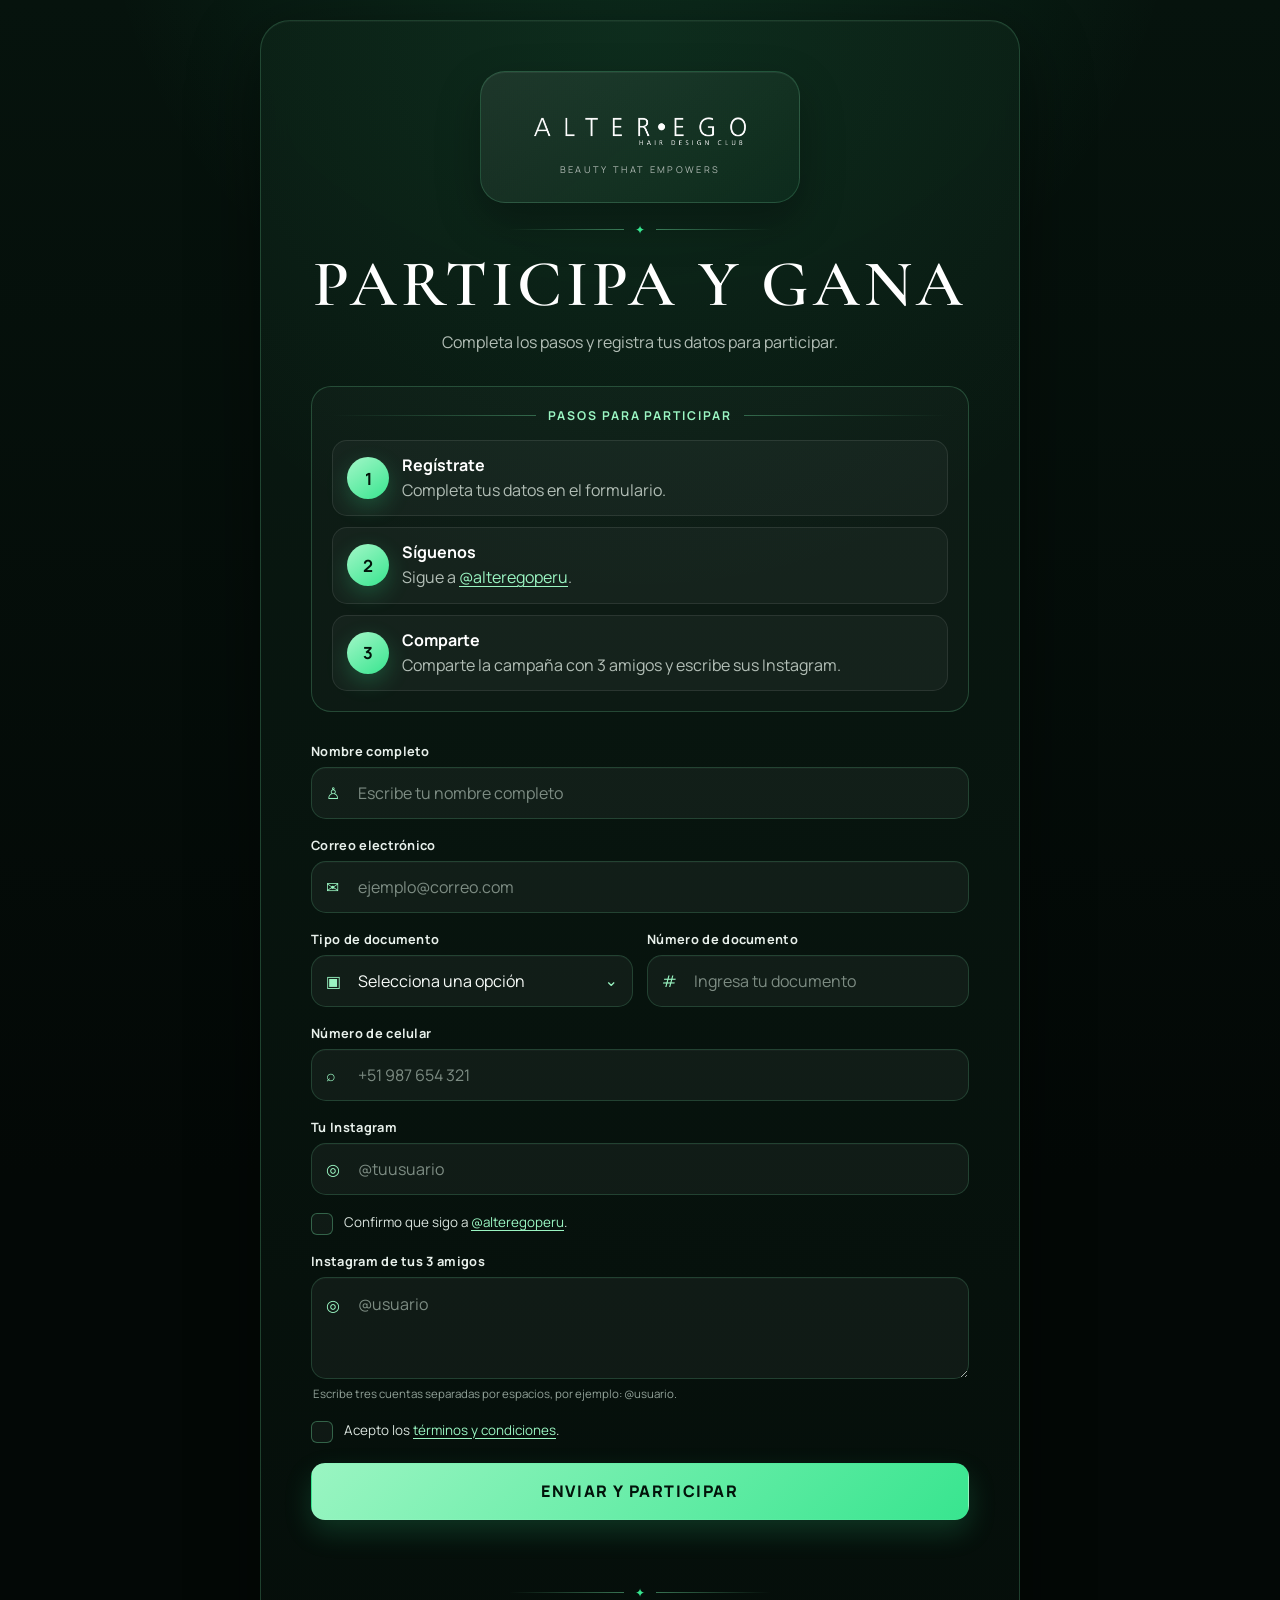
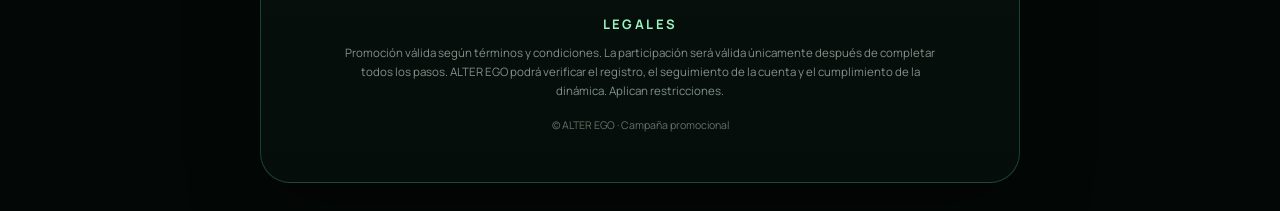
<file: index.html>
<!doctype html>
<html lang="es">
<head>
    <meta charset="utf-8">
    <meta name="viewport" content="width=device-width, initial-scale=1, viewport-fit=cover">
    <meta name="description" content="Participa en la campaña promocional de ALTER EGO">
    <meta name="theme-color" content="#04100a">
    <title>Participa y gana | ALTER EGO</title>
    <link rel="icon" type="image/png" href="./archivos/Logo Negativo.png">
    <link rel="preconnect" href="https://fonts.googleapis.com">
    <link rel="preconnect" href="https://fonts.gstatic.com" crossorigin>
    <link href="https://fonts.googleapis.com/css2?family=Cormorant+Garamond:wght@500;600&family=Manrope:wght@400;500;600;700;800&display=swap" rel="stylesheet">
    <link rel="stylesheet" href="css/styles.css?v=20260720-safari-mobile-clean-1">
</head>
<body>
    <main class="campaign-page">
        <section class="glass campaign-card" aria-labelledby="campaignTitle">
            <header class="campaign-header">
                <div class="brand-medallion" aria-label="ALTER EGO">
                    <img src="./archivos/logoblanco.png" alt="ALTER EGO" class="brand-logo">
                    <small>BEAUTY THAT EMPOWERS</small>
                </div>
                <div class="ornament" aria-hidden="true"><span></span><b>✦</b><span></span></div>
                <h1 id="campaignTitle">PARTICIPA Y GANA</h1>
                <p>Completa los pasos y registra tus datos para participar.</p>
            </header>

            <section class="steps-box" aria-labelledby="stepsTitle">
                <div class="section-title"><span></span><h2 id="stepsTitle">PASOS PARA PARTICIPAR</h2><span></span></div>
                <ol class="steps-list">
                    <li><strong>1</strong><p><b>Regístrate</b><span>Completa tus datos en el formulario.</span></p></li>
                    <li><strong>2</strong><p><b>Síguenos</b><span>Sigue a <a id="instagramLink" href="#" target="_blank" rel="noopener">@alteregoperu</a>.</span></p></li>
                    <li><strong>3</strong><p><b>Comparte</b><span>Comparte la campaña con 3 amigos y escribe sus Instagram.</span></p></li>
                </ol>
            </section>

            <form id="registrationForm" class="campaign-form" novalidate>
                <div class="field full">
                    <label for="fullName">Nombre completo</label>
                    <div class="input-wrap">
                        <span class="field-icon" aria-hidden="true">♙</span>
                        <input id="fullName" name="fullName" type="text" maxlength="160" autocomplete="name" placeholder="Escribe tu nombre completo" required>
                    </div>
                </div>

                <div class="field full">
                    <label for="email">Correo electrónico</label>
                    <div class="input-wrap">
                        <span class="field-icon" aria-hidden="true">✉</span>
                        <input id="email" name="email" type="email" maxlength="160" autocomplete="email" placeholder="ejemplo@correo.com" required>
                    </div>
                </div>

                <div class="document-grid">
                    <div class="field">
                        <label for="documentType">Tipo de documento</label>
                        <div class="input-wrap">
                            <span class="field-icon" aria-hidden="true">▣</span>
                            <select id="documentType" name="documentType" required>
                                <option value="" selected disabled>Selecciona una opción</option>
                                <option value="DNI">DNI</option>
                                <option value="CE">Carné de extranjería (CE)</option>
                                <option value="PASAPORTE">Pasaporte</option>
                            </select>
                        </div>
                    </div>
                    <div class="field">
                        <label for="documentNumber">Número de documento</label>
                        <div class="input-wrap">
                            <span class="field-icon" aria-hidden="true">#</span>
                            <input id="documentNumber" name="documentNumber" type="text" maxlength="12" autocomplete="off" placeholder="Ingresa tu documento" required>
                        </div>
                    </div>
                </div>

                <div class="field full">
                    <label for="phone">Número de celular</label>
                    <div class="input-wrap">
                        <span class="field-icon" aria-hidden="true">⌕</span>
                        <input id="phone" name="phone" type="tel" inputmode="tel" maxlength="20" autocomplete="tel" placeholder="+51 987 654 321" required>
                    </div>
                </div>

                <div class="field full">
                    <label for="instagram">Tu Instagram</label>
                    <div class="input-wrap">
                        <span class="field-icon instagram-symbol" aria-hidden="true">◎</span>
                        <input id="instagram" name="instagram" type="text" maxlength="80" autocomplete="off" autocapitalize="none" spellcheck="false" placeholder="@tuusuario" required>
                    </div>
                </div>

                <label class="check action-check">
                    <input id="followsInstagram" type="checkbox" required>
                    <span class="custom-check" aria-hidden="true"></span>
                    <span>Confirmo que sigo a <a id="followInstagramLink" href="#" target="_blank" rel="noopener">@alteregoperu</a>.</span>
                </label>

                <div class="field full">
                    <label for="sharedWith">Instagram de tus 3 amigos</label>
                    <div class="input-wrap textarea-wrap">
                        <span class="field-icon" aria-hidden="true">◎</span>
                        <textarea id="sharedWith" name="sharedWith" maxlength="240" rows="3" autocapitalize="none" spellcheck="false" placeholder="@usuario" aria-describedby="sharedWithHelp" required></textarea>
                    </div>
                    <small id="sharedWithHelp" class="field-help">Escribe tres cuentas separadas por espacios, por ejemplo: @usuario.</small>
                </div>

                <label class="check terms-check">
                    <input id="consent" type="checkbox" required>
                    <span class="custom-check" aria-hidden="true"></span>
                    <span>Acepto los <a href="#legales">términos y condiciones</a>.</span>
                </label>

                <button class="btn btn-primary campaign-submit" id="submitBtn" type="submit"><span>ENVIAR Y PARTICIPAR</span></button>
                <div id="formMessage" class="form-message" aria-live="polite"></div>
            </form>

            <footer id="legales" class="campaign-legal">
                <div class="ornament" aria-hidden="true"><span></span><b>✦</b><span></span></div>
                <h2>LEGALES</h2>
                <p>Promoción válida según términos y condiciones. La participación será válida únicamente después de completar todos los pasos. ALTER EGO podrá verificar el registro, el seguimiento de la cuenta y el cumplimiento de la dinámica. Aplican restricciones.</p>
                <small>© <span id="year"></span> ALTER EGO · Campaña promocional</small>
            </footer>
        </section>
    </main>

    <div id="modalBackdrop" class="modal-backdrop hidden" role="dialog" aria-modal="true" aria-labelledby="modalTitle">
        <div class="glass modal">
            <div class="modal-icon" id="modalIcon">✓</div>
            <h3 id="modalTitle"></h3>
            <p id="modalText"></p>
            <div class="modal-actions">
                <button id="modalClose" class="btn btn-secondary" type="button">Cerrar</button>
                <a id="modalInstagram" class="btn btn-primary" target="_blank" rel="noopener">Ir a Instagram</a>
            </div>
        </div>
    </div>

    <script type="module" src="js/register.js?v=20260720-three-instagram-fix-1"></script>
</body>
</html>
</file>
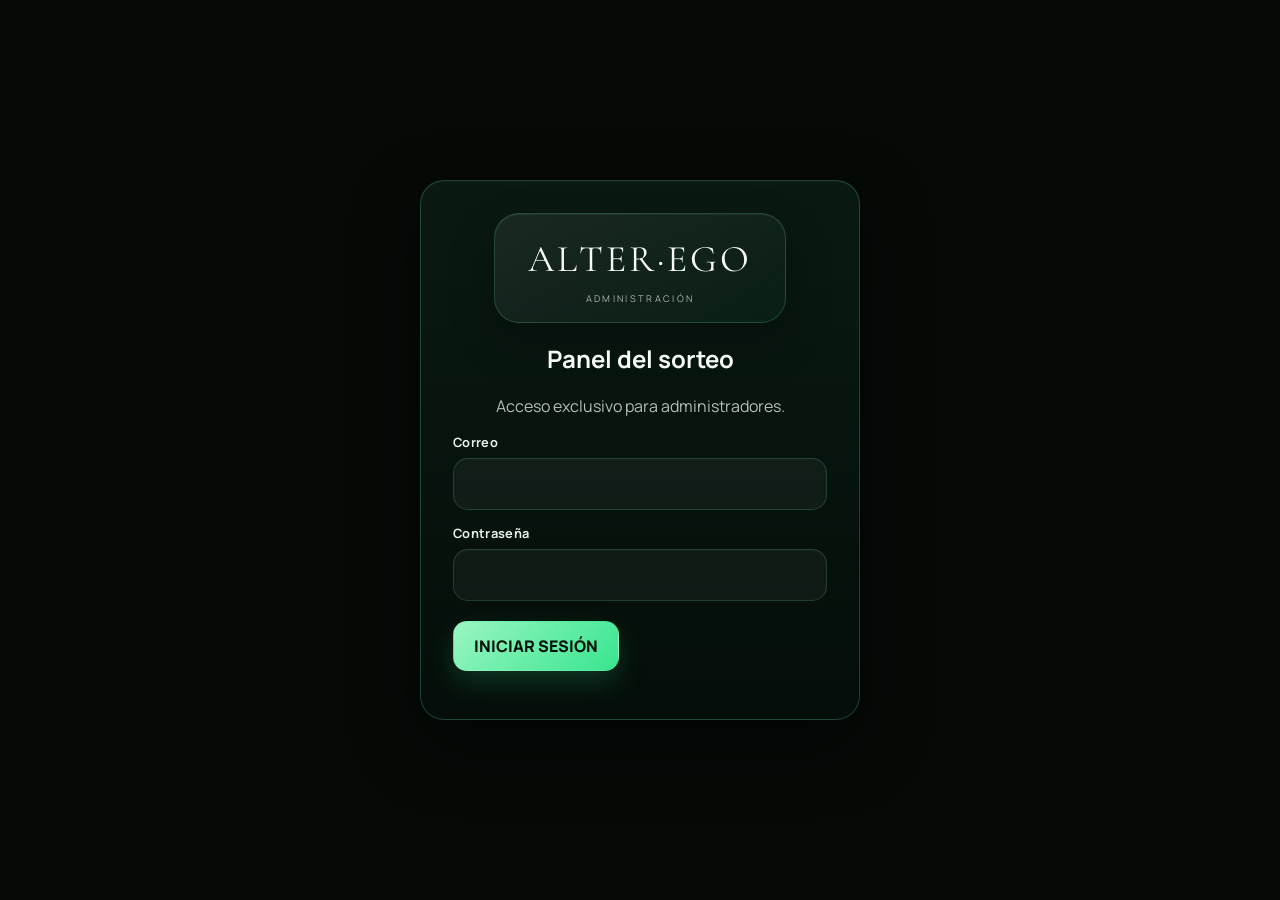
<file: paginas/admin.html>
<!doctype html><html lang="es"><head><meta charset="utf-8"><meta name="viewport" content="width=device-width,initial-scale=1"><meta name="robots" content="noindex,nofollow"><title>Panel del sorteo | ALTER EGO</title><link rel="icon" type="image/png" href="../archivos/Logo Negativo.png"><link rel="preconnect" href="https://fonts.googleapis.com"><link rel="preconnect" href="https://fonts.gstatic.com" crossorigin><link href="https://fonts.googleapis.com/css2?family=Cormorant+Garamond:wght@500;600&family=Manrope:wght@400;500;600;700;800&display=swap" rel="stylesheet"><link rel="stylesheet" href="../css/styles.css?v=20260717-crystal-glass-green-a1-1"></head><body class="admin-body">
<section id="loginView" class="admin-login"><div class="glass login-card"><div class="brand-medallion admin-brand-medallion" aria-label="ALTER EGO"><span class="brand-wordmark">ALTER<span aria-hidden="true">·</span>EGO</span><small>ADMINISTRACIÓN</small></div><h1>Panel del sorteo</h1><p>Acceso exclusivo para administradores.</p><form id="loginForm"><div class="field"><label for="adminEmail">Correo</label><input id="adminEmail" type="email" autocomplete="username" required></div><div class="field" style="margin-top:14px"><label for="adminPassword">Contraseña</label><input id="adminPassword" type="password" autocomplete="current-password" required></div><button id="loginBtn" class="btn btn-primary" style="margin-top:20px">INICIAR SESIÓN</button><div id="loginMessage" class="form-message"></div></form></div></section>
<section id="appView" class="admin-app hidden"><header class="admin-header"><div class="admin-header-inner"><div class="admin-wordmark">ALTER<span>·</span>EGO <small>SORTEO</small></div><div class="admin-nav"><button class="nav-btn active" data-view="dashboard">Resumen</button><button class="nav-btn" data-view="participants">Participantes</button><button class="nav-btn" data-view="draw">Realizar sorteo</button><button id="logoutBtn" class="nav-btn">Salir</button></div></div></header><main class="admin-main">
<section id="dashboardView"><div class="stats"><article class="glass stat"><small>Total registrados</small><strong id="statTotal">0</strong></article><article class="glass stat"><small>Registrados hoy</small><strong id="statToday">0</strong></article><article class="glass stat"><small>Últimos 7 días</small><strong id="statWeek">0</strong></article><article class="glass stat"><small>Ganadores</small><strong id="statWinners">0</strong></article></div><div class="glass section-card"><div class="section-head"><h2>Últimos registros</h2><button id="refreshBtn" class="btn btn-secondary">Actualizar</button></div><div id="recentTable"></div></div></section>
<section id="participantsView" class="hidden"><div class="glass section-card"><div class="section-head"><h2>Participantes</h2><div class="toolbar"><input id="searchInput" class="search" placeholder="Buscar por nombre, documento, celular o correo"><button id="exportBtn" class="btn btn-secondary">Exportar CSV</button></div></div><div id="participantsTable"></div></div></section>
<section id="drawView" class="hidden"><div class="glass section-card draw-area"><span class="eyebrow">Sorteo oficial</span><h2>Seleccionar ganador</h2><p id="eligibleText" class="winner-data">Cargando participantes válidos…</p><div id="countdown" class="countdown hidden"></div><div id="drawNumber" class="draw-number">00000</div><div id="winnerName" class="winner-name"></div><div id="winnerData" class="winner-data"></div><div class="draw-controls"><button id="drawBtn" class="btn btn-primary" style="width:auto">INICIAR SORTEO</button></div><div id="drawMessage" class="form-message"></div></div><div class="glass section-card"><div class="section-head"><h2>Historial de ganadores</h2></div><div id="winnersTable"></div></div></section>
</main></section><div id="confirmModal" class="modal-backdrop hidden"><div class="glass modal"><div class="modal-icon">?</div><h3>¿Iniciar el sorteo?</h3><p>El sistema seleccionará de forma segura un participante válido que todavía no haya ganado y guardará el resultado.</p><div class="modal-actions"><button id="cancelDraw" class="btn btn-secondary">Cancelar</button><button id="confirmDraw" class="btn btn-danger">Sí, sortear ahora</button></div></div></div><div id="confetti" class="confetti"></div>
<script type="module" src="../js/admin.js?v=4"></script></body></html>
</file>
<file: css/styles.css>
:root {
    color-scheme: dark;
    --bg: #030806;
    --panel: rgba(8, 22, 15, .92);
    --panel-solid: #0a1b13;
    --green: #38e58f;
    --green-soft: #9af5c2;
    --text: #f7fbf8;
    --muted: #b2beb6;
    --danger: #ff7280;
    --line: rgba(117, 235, 169, .22);
    --line-soft: rgba(255, 255, 255, .09);
    --shadow: 0 24px 70px rgba(0, 0, 0, .48);
}

*, *::before, *::after { box-sizing: border-box; }
html { width: 100%; overflow-x: hidden; scroll-behavior: smooth; background: var(--bg); }
body {
    width: 100%; min-height: 100vh; min-height: 100dvh; margin: 0; overflow-x: hidden;
    font-family: "Manrope", system-ui, -apple-system, BlinkMacSystemFont, "Segoe UI", sans-serif;
    color: var(--text);
    background:
        radial-gradient(circle at 50% -8%, rgba(56, 229, 143, .14), transparent 34rem),
        linear-gradient(180deg, #06130d 0%, var(--bg) 65%);
    -webkit-text-size-adjust: 100%;
    text-rendering: optimizeLegibility;
}
button, input, textarea, select { font: inherit; }
button, a { -webkit-tap-highlight-color: transparent; }
button { cursor: pointer; }
a { color: var(--green-soft); text-underline-offset: 3px; }
img, svg, video, canvas { display: block; max-width: 100%; }
input, textarea, select, button { min-width: 0; max-width: 100%; }
.hidden { display: none !important; }

.glass {
    background: linear-gradient(180deg, rgba(10, 27, 19, .96), rgba(5, 14, 10, .96));
    border: 1px solid var(--line);
    box-shadow: var(--shadow), inset 0 1px 0 rgba(255, 255, 255, .04);
    -webkit-backdrop-filter: blur(16px) saturate(115%);
    backdrop-filter: blur(16px) saturate(115%);
}

.campaign-page {
    width: min(760px, calc(100% - 28px));
    margin: 0 auto;
    padding: max(20px, env(safe-area-inset-top)) 0 max(28px, env(safe-area-inset-bottom));
}
.campaign-card { position: relative; overflow: hidden; border-radius: 30px; padding: clamp(24px, 5vw, 50px); }
.campaign-card::before {
    content: ""; position: absolute; inset: 0; pointer-events: none;
    background: radial-gradient(circle at 50% 0%, rgba(56, 229, 143, .09), transparent 32%);
}
.campaign-header, .steps-box, .campaign-form, .campaign-legal { position: relative; z-index: 1; }
.campaign-header { text-align: center; }
.brand-medallion {
    width: min(320px, 78%); min-height: 132px; margin: 0 auto 18px; padding: 22px 24px 16px;
    display: flex; flex-direction: column; align-items: center; justify-content: center; gap: 10px;
    border: 1px solid rgba(117, 235, 169, .2); border-radius: 25px;
    background: linear-gradient(145deg, rgba(255,255,255,.07), rgba(56,229,143,.035));
    box-shadow: 0 18px 44px rgba(0,0,0,.28), inset 0 1px 0 rgba(255,255,255,.06);
}
.brand-logo { width: min(230px, 100%); max-height: 72px; object-fit: contain; }
.brand-medallion small { color: rgba(247,251,248,.68); font-size: .58rem; letter-spacing: .25em; }
.ornament { display: flex; align-items: center; justify-content: center; gap: 11px; margin: 14px 0; color: var(--green); }
.ornament span { width: min(115px, 28%); height: 1px; background: linear-gradient(90deg, transparent, rgba(117,235,169,.45)); }
.ornament span:last-child { background: linear-gradient(90deg, rgba(117,235,169,.45), transparent); }
.ornament b { font-size: .75rem; }
.campaign-header h1 {
    margin: 0; font-family: "Cormorant Garamond", Georgia, serif; font-size: clamp(2.2rem, 7vw, 4.1rem);
    font-weight: 600; line-height: .98; letter-spacing: .06em; color: #fff;
}
.campaign-header > p { margin: 14px auto 0; max-width: 520px; color: var(--muted); line-height: 1.6; }

.steps-box { margin: 30px 0; padding: 20px; border: 1px solid var(--line); border-radius: 20px; background: rgba(255,255,255,.025); }
.section-title { display: flex; align-items: center; gap: 12px; margin-bottom: 16px; }
.section-title span { flex: 1; height: 1px; background: linear-gradient(90deg, transparent, rgba(117,235,169,.35)); }
.section-title span:last-child { background: linear-gradient(90deg, rgba(117,235,169,.35), transparent); }
.section-title h2 { flex: 0 1 auto; margin: 0; color: var(--green-soft); font-size: .76rem; letter-spacing: .16em; text-align: center; }
.steps-list { list-style: none; margin: 0; padding: 0; display: grid; gap: 11px; }
.steps-list li {
    min-width: 0; display: grid; grid-template-columns: 42px minmax(0,1fr); align-items: center; gap: 13px;
    padding: 13px 14px; border: 1px solid var(--line-soft); border-radius: 15px; background: rgba(255,255,255,.035);
}
.steps-list strong {
    width: 42px; height: 42px; display: grid; place-items: center; border-radius: 50%; color: #02140a; font-size: 1.05rem;
    background: linear-gradient(145deg, #a3f7c8, var(--green)); box-shadow: 0 8px 22px rgba(56,229,143,.24);
}
.steps-list p { min-width: 0; margin: 0; line-height: 1.45; color: var(--muted); overflow-wrap: anywhere; }
.steps-list p b { display: block; color: #fff; margin-bottom: 2px; }
.steps-list p span { display: block; }

.campaign-form { display: grid; gap: 17px; }
.document-grid { display: grid; grid-template-columns: minmax(0,1fr) minmax(0,1fr); gap: 14px; }
.field { min-width: 0; display: flex; flex-direction: column; gap: 7px; }
.field label { color: #e8f0eb; font-size: .8rem; font-weight: 700; letter-spacing: .025em; }
.field-help { color: #91a198; font-size: .72rem; line-height: 1.45; padding-left: 2px; }
.input-wrap { position: relative; min-width: 0; }
.field-icon {
    position: absolute; left: 15px; top: 50%; z-index: 2; transform: translateY(-50%); pointer-events: none;
    color: var(--green-soft); font-size: 1rem;
}
.textarea-wrap .field-icon { top: 17px; transform: none; }
.field input, .field textarea, .field select, .search {
    display: block; width: 100%; min-height: 52px; margin: 0; padding: 14px 16px 14px 46px;
    color: var(--text); background: rgba(255,255,255,.045); border: 1px solid rgba(117,235,169,.18); border-radius: 15px;
    outline: 0; -webkit-appearance: none; appearance: none; box-shadow: inset 0 1px 0 rgba(255,255,255,.025);
    transition: border-color .18s ease, box-shadow .18s ease, background .18s ease;
}
.field textarea { min-height: 94px; resize: vertical; line-height: 1.5; }
.field select { padding-right: 42px; cursor: pointer; }
.input-wrap:has(select)::after {
    content: "⌄"; position: absolute; right: 15px; top: 50%; transform: translateY(-56%); pointer-events: none; color: var(--green-soft);
}
.field input::placeholder, .field textarea::placeholder, .search::placeholder { color: #7d8c83; opacity: 1; }
.field input:focus, .field textarea:focus, .field select:focus, .search:focus {
    border-color: rgba(56,229,143,.75); background: rgba(255,255,255,.065);
    box-shadow: 0 0 0 4px rgba(56,229,143,.11);
}
.field select option { color: var(--text); background: var(--panel-solid); }

.check { min-width: 0; display: grid; grid-template-columns: 22px minmax(0,1fr); gap: 11px; align-items: start; color: #d8e2dc; font-size: .84rem; line-height: 1.55; cursor: pointer; }
.check input { position: absolute; opacity: 0; pointer-events: none; }
.custom-check {
    width: 22px; height: 22px; margin-top: 1px; border: 1px solid rgba(117,235,169,.35); border-radius: 6px;
    background: rgba(255,255,255,.04); display: grid; place-items: center;
}
.check input:checked + .custom-check { background: var(--green); border-color: var(--green); }
.check input:checked + .custom-check::after { content: "✓"; color: #03140a; font-weight: 900; }
.check input:focus-visible + .custom-check { outline: 3px solid rgba(56,229,143,.2); outline-offset: 2px; }

.btn {
    min-height: 50px; border: 1px solid transparent; border-radius: 14px; padding: 13px 20px; display: inline-flex;
    align-items: center; justify-content: center; gap: 9px; font-weight: 800; text-decoration: none; transition: transform .15s ease, filter .15s ease;
}
.btn:active { transform: translateY(1px); }
.btn:disabled { cursor: wait; opacity: .7; }
.btn-primary { color: #02130a; background: linear-gradient(135deg, #9af5c2, var(--green)); box-shadow: 0 12px 28px rgba(56,229,143,.18); }
.btn-secondary { color: var(--text); background: rgba(255,255,255,.055); border-color: var(--line); }
.btn-danger { color: #fff; background: #bb3341; }
.campaign-submit { width: 100%; min-height: 57px; margin-top: 3px; letter-spacing: .1em; }
.form-message { min-height: 1.2em; text-align: center; font-size: .84rem; line-height: 1.45; }
.form-message.error { color: var(--danger); }
.form-message.success { color: var(--green-soft); }

.campaign-legal { margin-top: 31px; text-align: center; }
.campaign-legal h2 { margin: 0 0 10px; font-size: .82rem; letter-spacing: .18em; color: var(--green-soft); }
.campaign-legal p { max-width: 600px; margin: 0 auto; color: #829189; font-size: .72rem; line-height: 1.65; }
.campaign-legal > small { display: block; margin-top: 18px; color: #647269; font-size: .66rem; }

.modal-backdrop { position: fixed; inset: 0; z-index: 1000; display: grid; place-items: center; padding: 20px; background: rgba(0,0,0,.78); }
.modal { width: min(470px,100%); padding: 29px; text-align: center; border-radius: 23px; }
.modal-icon { width: 64px; height: 64px; margin: 0 auto 17px; display: grid; place-items: center; border-radius: 50%; color: var(--green); font-size: 1.7rem; background: rgba(56,229,143,.11); border: 1px solid rgba(56,229,143,.28); }
.modal h3 { margin: 0 0 9px; font-size: 1.45rem; }
.modal p { color: var(--muted); line-height: 1.55; }
.modal-actions { display: flex; justify-content: center; gap: 10px; margin-top: 21px; }
.loader { width: 18px; height: 18px; border: 2px solid rgba(0,0,0,.25); border-top-color: #03140a; border-radius: 50%; animation: spin .7s linear infinite; }
@keyframes spin { to { transform: rotate(360deg); } }

/* Panel administrativo */
.admin-body { background: #050a07; }
.admin-login { min-height: 100vh; min-height: 100dvh; display: grid; place-items: center; padding: 20px; }
.login-card { width: min(440px,100%); padding: 32px; border-radius: 24px; }
.login-card h1, .login-card > p { text-align: center; }
.login-card > p { color: var(--muted); }
.admin-brand-medallion { min-height: 110px; }
.brand-wordmark, .admin-wordmark { font-family: "Cormorant Garamond", Georgia, serif; letter-spacing: .08em; }
.brand-wordmark { font-size: 2.35rem; }
.admin-app { min-height: 100vh; }
.admin-header { position: sticky; top: 0; z-index: 20; background: rgba(5,10,7,.9); -webkit-backdrop-filter: blur(14px); backdrop-filter: blur(14px); border-bottom: 1px solid var(--line); }
.admin-header-inner, .admin-main { width: min(1400px,calc(100% - 30px)); margin: auto; }
.admin-header-inner { min-height: 66px; display: flex; align-items: center; justify-content: space-between; gap: 16px; }
.admin-wordmark { font-size: 1.35rem; font-weight: 600; }
.admin-wordmark small { font-family: "Manrope",sans-serif; font-size: .55rem; color: var(--muted); }
.admin-nav, .toolbar, .draw-controls { display: flex; flex-wrap: wrap; gap: 8px; }
.nav-btn { border: 1px solid var(--line); border-radius: 10px; padding: 9px 12px; color: var(--muted); background: rgba(255,255,255,.04); }
.nav-btn.active { color: #03140a; background: var(--green); }
.admin-main { margin-top: 26px; margin-bottom: 50px; }
.stats { display: grid; grid-template-columns: repeat(4,minmax(0,1fr)); gap: 14px; }
.stat, .section-card { border-radius: 18px; padding: 21px; }
.stat small { color: var(--muted); }
.stat strong { display: block; margin-top: 10px; font-size: 2rem; color: var(--green-soft); }
.section-card { margin-top: 16px; }
.section-head { display: flex; align-items: center; justify-content: space-between; gap: 15px; margin-bottom: 16px; }
.section-head h2 { margin: 0; }
.search { padding-left: 15px; min-width: min(360px,100%); }
.table-wrap { width: 100%; overflow: auto; -webkit-overflow-scrolling: touch; }
table { width: 100%; border-collapse: collapse; min-width: 760px; }
th, td { padding: 11px 10px; text-align: left; border-bottom: 1px solid var(--line-soft); font-size: .79rem; }
th { color: var(--green-soft); }
.draw-area { text-align: center; }
.eyebrow { color: var(--green-soft); letter-spacing: .15em; font-size: .7rem; }
.draw-number { margin: 18px 0; font-size: clamp(3rem,10vw,7rem); font-weight: 800; letter-spacing: .08em; color: var(--green); }
.winner-name { font-size: 1.5rem; font-weight: 800; }
.winner-data { color: var(--muted); line-height: 1.6; }
.draw-controls { justify-content: center; margin-top: 20px; }
.countdown { font-size: 4rem; color: var(--green); }
.confetti { position: fixed; inset: 0; pointer-events: none; z-index: 999; overflow: hidden; }

@media (max-width: 720px) {
    .campaign-page { width: calc(100% - 14px); padding-top: max(7px, env(safe-area-inset-top)); }
    .campaign-card { border-radius: 23px; padding: 22px 14px 28px; }
    .brand-medallion { width: min(100%, 330px); min-height: 108px; padding: 18px; border-radius: 20px; }
    .brand-logo { width: min(210px,82vw); max-height: 60px; }
    .campaign-header h1 { font-size: clamp(2rem,11vw,2.8rem); letter-spacing: .035em; }
    .campaign-header > p { font-size: .84rem; }
    .steps-box { margin: 23px 0; padding: 14px 10px; border-radius: 17px; }
    .section-title { gap: 7px; }
    .section-title h2 { font-size: .66rem; letter-spacing: .1em; }
    .steps-list li { grid-template-columns: 36px minmax(0,1fr); gap: 10px; padding: 11px 10px; }
    .steps-list strong { width: 36px; height: 36px; font-size: .95rem; }
    .steps-list p { font-size: .78rem; }
    .document-grid { grid-template-columns: 1fr; }
    .campaign-form { gap: 15px; }
    .field input, .field textarea, .field select { font-size: 16px; padding-left: 43px; }
    .field-icon { left: 13px; }
    .check { font-size: .79rem; }
    .campaign-legal p { font-size: .68rem; }
    .modal-actions { flex-direction: column; }
    .modal-actions .btn { width: 100%; }
    .admin-header-inner { align-items: flex-start; flex-direction: column; padding: 12px 0; }
    .admin-nav { width: 100%; overflow-x: auto; flex-wrap: nowrap; padding-bottom: 3px; }
    .nav-btn { flex: 0 0 auto; }
    .stats { grid-template-columns: repeat(2,minmax(0,1fr)); }
    .section-head { align-items: stretch; flex-direction: column; }
    .toolbar { flex-direction: column; }
    .toolbar > * { width: 100%; }
}

@media (max-width: 380px) {
    .campaign-page { width: calc(100% - 8px); }
    .campaign-card { padding-inline: 11px; }
    .steps-list li { padding-inline: 8px; }
    .campaign-header h1 { font-size: 2rem; }
    .stats { grid-template-columns: 1fr; }
}

@media (prefers-reduced-motion: reduce) {
    *, *::before, *::after { scroll-behavior: auto !important; animation-duration: .01ms !important; animation-iteration-count: 1 !important; transition-duration: .01ms !important; }
}
</file>
